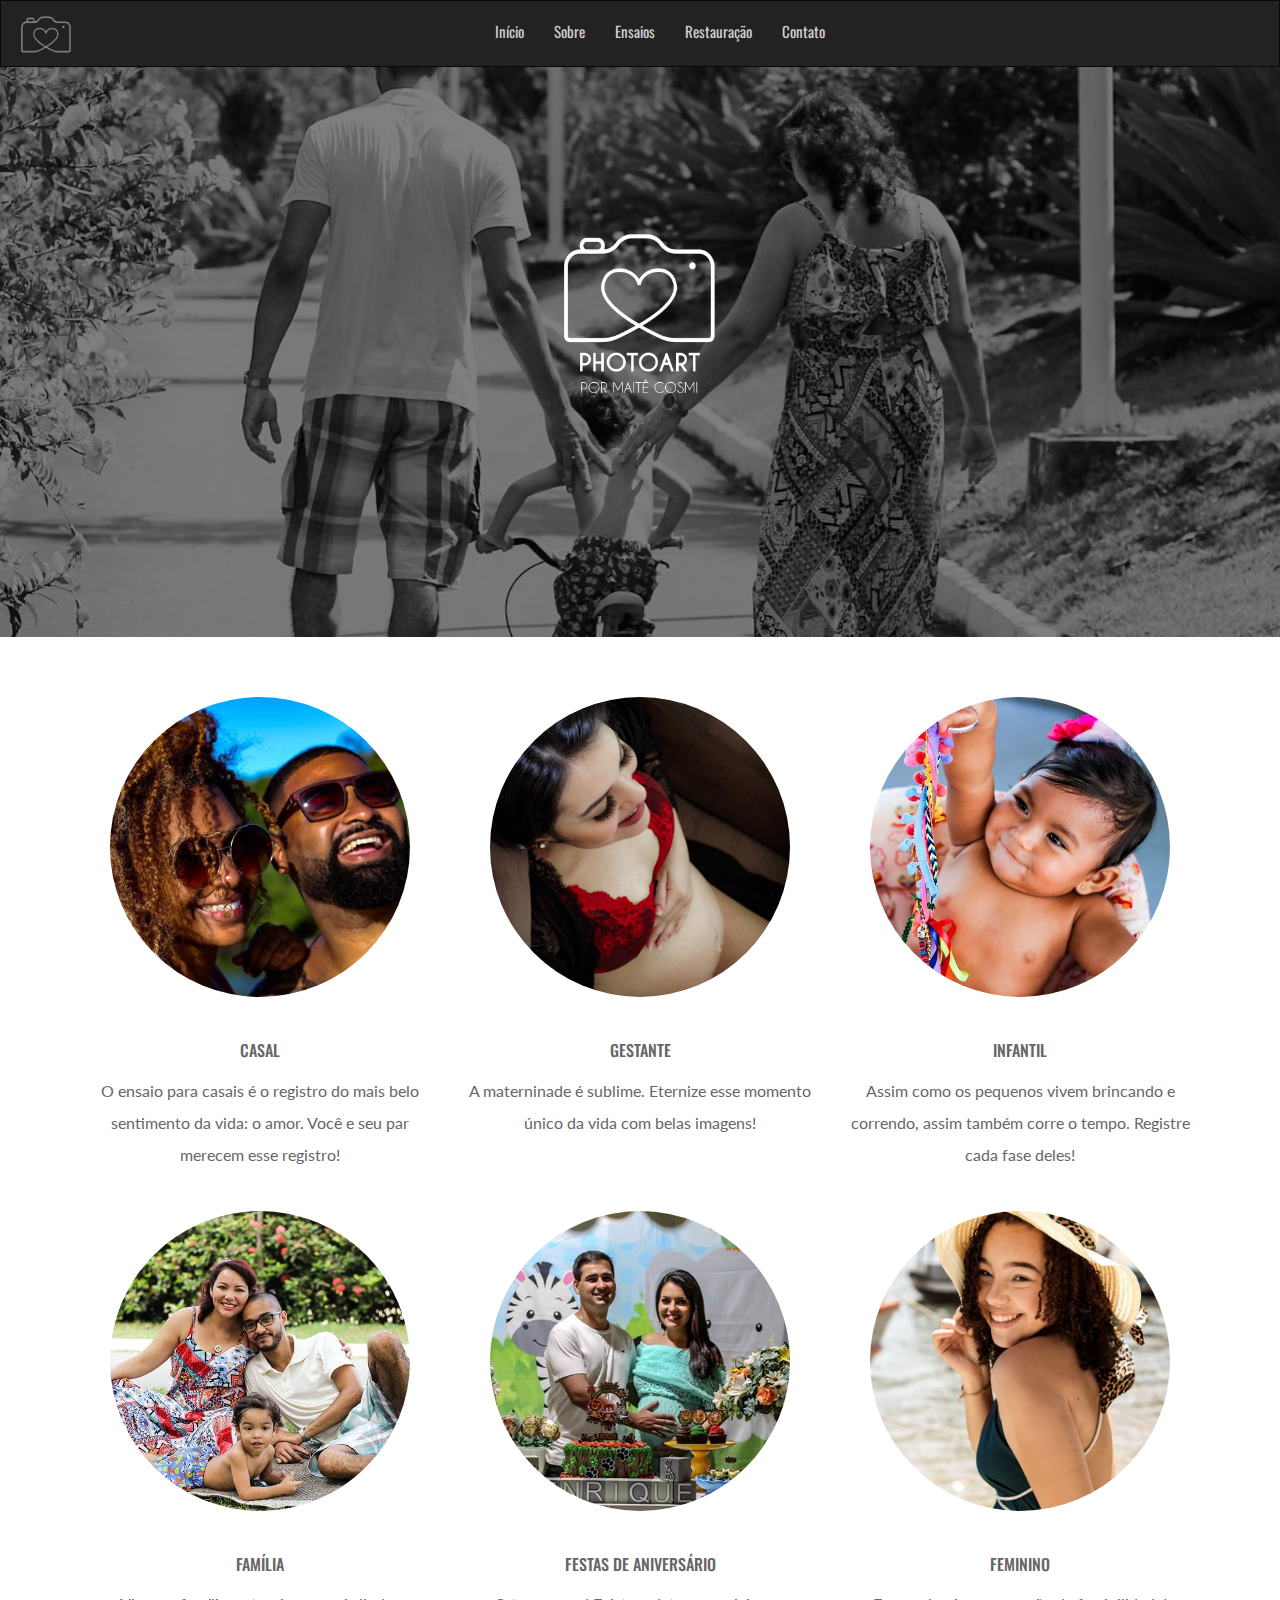
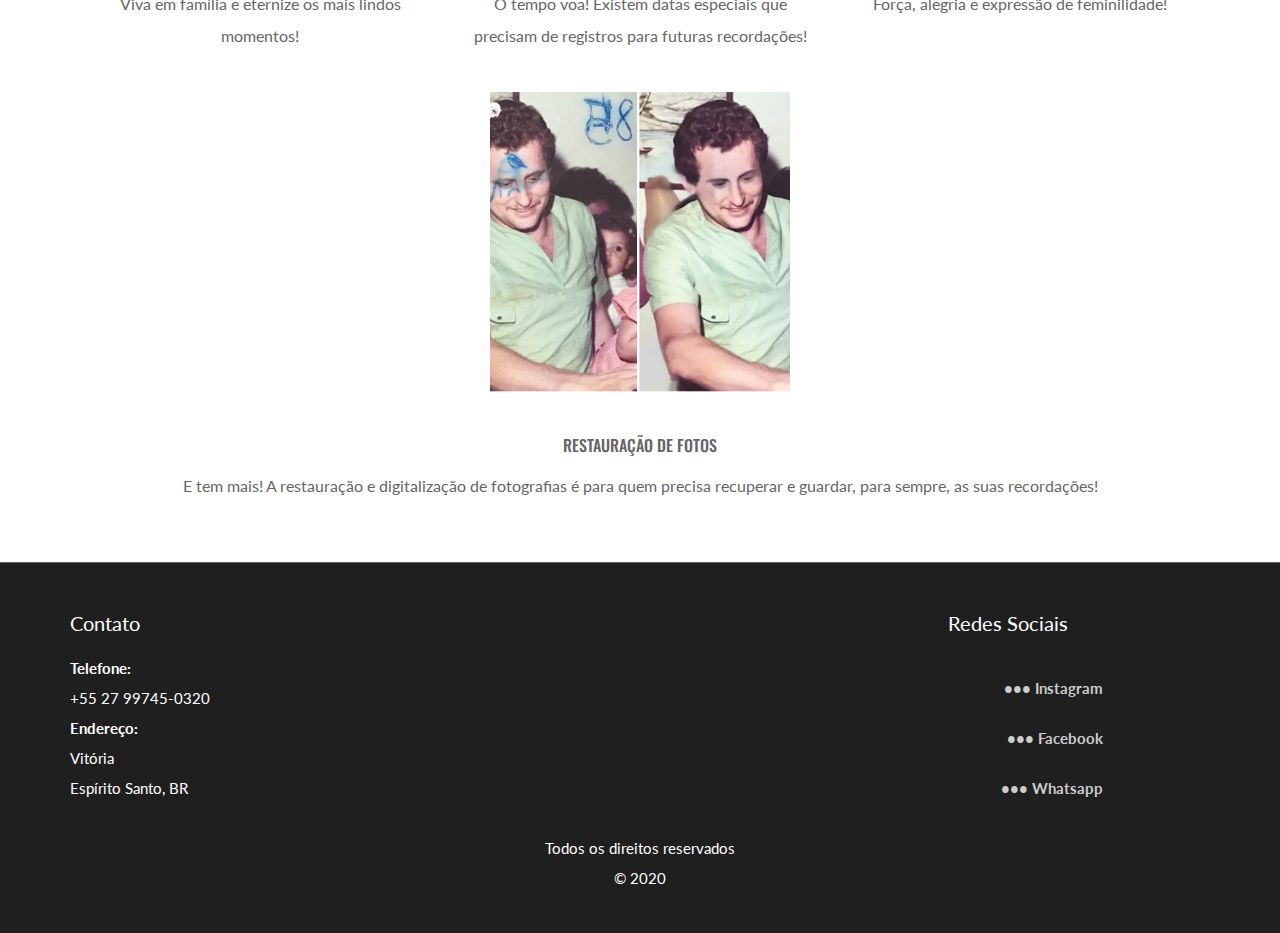
<file: index.html>
<!-- AO SENHOR TODA HONRA E TODA GLÓRIA. -->
<!DOCTYPE html>
<html lang="en">
  <head>
    <!-- Global site tag (gtag.js) - Google Analytics -->
    <script async src="https://www.googletagmanager.com/gtag/js?id=UA-162085811-1"></script>
    <script>
      window.dataLayer = window.dataLayer || [];
      function gtag(){dataLayer.push(arguments);}
      gtag('js', new Date());

      gtag('config', 'UA-162085811-1');
    </script>
    
    <title>PhotoArt864 | por Maitê Cosmi</title>
    <meta charset="utf-8">
    <meta name="viewport" content="width=device-width, initial-scale=1">
      <link rel="stylesheet" href="css/css-photoart/combined.min.css">
      <link rel="stylesheet" href="css/css-photoart/style-template.css">
      <meta name="description" content="PhotoArt864. Eternizando momentos.">
      <link rel="icon" type="image/png" href="files/imgs/logo2.png?w=32" sizes="32x32">
      <link rel="icon" type="image/png" href="files/imgs/logo2.png?w=16" sizes="16x16">
      <link href="https://fonts.googleapis.com/css?family=Lato|Oswald" rel="stylesheet">
      <link rel="stylesheet" href="css/css-photoart/default-skin.css"> 

      <link rel="stylesheet" href="css/css-util/icons.css">
      <script src="js/js-photoart/update.js"></script> 
    </head>
    <body>
    <header id="header">
      <nav class="navbar navbar-inverse">
        <div class="container-fluid p-5">
          <!-- Brand and toggle get grouped for better mobile display [responsible issue]-->
          <div class="navbar-header">
            <a href="/" class="navbar-brand">
              <img class="w-50" src="files/imgs/logo-sliced-bw.png">
            </a>
            <button type="button" class="navbar-toggle collapsed" data-toggle="collapse" data-target="#bs-example-navbar-collapse-1" aria-expanded="false">
              <span class="sr-only">Toggle navigation</span>
              <span class="icon-bar"></span>
              <span class="icon-bar"></span>
              <span class="icon-bar"></span>
            </button>
          </div>
          <!-- Collect the nav links, forms, and other content for toggling -->
          <div class="collapse navbar-collapse" id="bs-example-navbar-collapse-1">
            <ul class="nav navbar-nav">
                  <li><a href="/">Início</a></li>
                  <li><a href="/sobre.html">Sobre</a></li>
                  <li><a href="/ensaios.html">Ensaios</a></li>
                  <li><a href="/restauracao.html">Restauração</a></li>
                  <li><a href="/contato.html">Contato</a></li>
            </ul>
          </div><!-- /.navbar-collapse -->
        </div><!-- /.container-fluid -->
      </nav>
    </header>  <main id="main">
        <section id="hero" class="relative" style="background-image: url(files/imgs/imgmainwall.jpg);">
          <div class="absolute w-100p h-100p" style="background-color: #000; opacity: .5; z-index: 0;"></div>
          <div class="container text-center pt-150 relative" style="z-index: 1;">
            <img class="w-200" src="files/imgs/logo-bw3.png">
            <!-- <h2 class="font-50">
              PHOTOART864
            </h2>
            <h1 class="font-30">
              por Maitê Cosmi
            </h1> -->
          </div>
        </section>
        <section id="content" class="pt-40 pb-40 bg-fff">
          <!-- PROMO CODE -->

          <!-- Button trigger modal -->
          <!-- <button type="button" class="btn btn-primary" data-toggle="modal" data-target="#exampleModal">
            Launch demo modal
          </button> -->

          <!-- Modal -->
          <div class="modal fade" id="exampleModal" tabindex="-1" role="dialog" aria-labelledby="exampleModalLabel" aria-hidden="true" >
            <div class="modal-dialog">
              <div class="modal-content">
                <div class="modal-header">
                  <h2 class="modal-title" id="exampleModalLabel">Promoção - Mês dos Pais!</h2>
                  <button type="button" class="close" data-dismiss="modal" aria-label="Close">
                    <span aria-hidden="true">&times;</span>
                  </button>
                </div>
                <div class="modal-body">
                <img src="strg/promo/mes_dos_pais.jpeg" width="100%" alt="" srcset="">
                </div>
                <div class="modal-footer">
                  <button type="button" class="btn btn-secondary" data-dismiss="modal">Não, obrigado!</button>
                  <button type="button" class="btn btn-primary" onclick="contactWppPromo()">Quero!</button>
                </div>
              </div>
            </div>
          </div>


          <div class="container">
            <a href="ensaio-casal.html">
              <div class="col-sm-4 text-center" >
                <div class="mb-20 font-26"></div>
                <div class="mb-20">
                  <div class="w-300 h-300 img-circle center-block" style="background-image: url('files/imgs/prev-imgs/ensaio-casal.jpg?w=600'); background-size: cover; background-position: center;"></div>
                </div>
                <h3 class="font-16 pt-15">CASAL</h3>
                <div class="mb-20 font-16 casal-description">O ensaio para casais é o registro do mais belo sentimento da vida: o amor. Você e seu par merecem esse registro!</div>
              </div>
            </a>
            <a href="ensaio-gestante.html">
              <div class="col-sm-4 text-center" >
                <div class="mb-20 font-26"></div>
                <div class="mb-20">
                  <div class="w-300 h-300 img-circle center-block" style="background-image: url('files/imgs/prev-imgs/ensaio-gestante.jpg?w=600'); background-size: cover; background-position: center;"></div>
                </div>
                <h3 class="font-16 pt-15">GESTANTE</h3>
                <div class="mb-20 font-16 gestante-description">A materninade é sublime. Eternize esse momento único da vida com belas imagens!</div>
              </div>
            </a>
            <a href="ensaio-infantil.html">
              <div class="col-sm-4 text-center" >
                <div class="mb-20 font-26"></div>
                <div class="mb-20">
                  <div class="w-300 h-300 img-circle center-block" style="background-image: url('files/imgs/prev-imgs/ensaio-infantil.jpg?w=600'); background-size: cover; background-position: center;"></div>
                </div>
                <h3 class="font-16 pt-15">INFANTIL</h3>
                <div class="mb-20 font-16 infantil-description">Assim como os pequenos vivem brincando e correndo, assim também corre o tempo. Registre cada fase deles!</div>
              </div>
            </a>
            <a href="ensaio-familia.html">
              <div class="col-sm-4 text-center">
                <div class="mb-20 font-26"></div>
                <div class="mb-20">
                  <div class="w-300 h-300 img-circle center-block" style="background-image: url('files/imgs/prev-imgs/ensaio-familia.jpg?w=600'); background-size: cover; background-position: center;"></div>
                </div>
                <h3 class="font-16 pt-15">FAMÍLIA</h3>
                <div class="mb-20 font-16 familia-description">Viva em família e eternize os mais lindos momentos!</div>
              </div>
            </a>
            <a href="festas-aniversario.html">
              <div class="col-sm-4 text-center">
                <div class="mb-20 font-26"></div>
                <div class="mb-20">
                  <div class="w-300 h-300 img-circle center-block" style="background-image: url('files/imgs/prev-imgs/ensaio-eventos.jpg?w=600'); background-size: cover; background-position: center;"></div>
                </div>
                <h3 class="font-16 pt-15">FESTAS DE ANIVERSÁRIO</h3>
                <div class="mb-20 font-16 festas-aniversario-description">O tempo voa! E existem datas especiais que precisam de registros para futuras recordações!</div>
              </div>
            </a>
            <a href="ensaio-feminino.html">
              <div class="col-sm-4 text-center">
                <div class="mb-20 font-26"></div>
                <div class="mb-20">
                  <div class="w-300 h-300 img-circle center-block" style="background-image: url('files/imgs/prev-imgs/ensaio-feminino.jpg?w=600'); background-size: cover; background-position: center;"></div>
                </div>
                <h3 class="font-16 pt-15">FEMININO</h3>
                <div class="mb-20 font-16 feminino-description">Força, alegria e expressão de feminilidade!</div>
              </div>
            </a>
            <a href="restauracao.html">
              <div class="col-sm-12 text-center">
                <div class="mb-20 font-26"></div>
                <div class="mb-20">
                  <div class="w-300 h-300 center-block" style="background-image: url('files/imgs/prev-imgs/restauracao.png?w=600'); background-size: cover; background-position: center;"></div>
                </div>
                <h3 class="font-16 pt-15">RESTAURAÇÃO DE FOTOS</h3>
                <div class="mb-20 font-16">E tem mais! A restauração e digitalização de fotografias é para quem precisa recuperar e guardar, para sempre, as suas recordações!</div>
              </div>
            </a>
          </div>
          <div class="clearfix"></div>
        </section>
      </main>
    <div class="clearfix"></div>
    <footer id="footer" class="footer">
      <div class="container mt-20 pb-20 pt-20">
        <div class="row">
          <div class="col-sm-9">
            <div class="font-20 mb-10">Contato</div>
              <b>Telefone:</b><br>
              +55 27 99745-0320<br>
            <!-- <b>Email:</b><br>
            <a href="mailto:photographer-pro@untitled.tld ">photographer-pro@untitled.tld </a>
            <br> -->
            <b>Endereço:</b><br>
            <p>Vitória<br>Espírito Santo, BR</p>
          </div>
          <div class="col-sm-2">
            <div class="font-20 mb-20">Redes Sociais</div>
            <div class="mb-20">
              <ul class="pl-0" style="list-style-type: none">
                <li><a href="https://www.instagram.com/photoart864/" class="li-vertical-align" target="_blank"><i class="icon-instagram"></i><b>••• Instagram</b></li></a>
                <li><a href="https://www.facebook.com/photoart864-102291388003335/" class="li-vertical-align" target="_blank"><i class="icon-facebook"></i><b>••• Facebook</b></li></a>
                <li><a href="https://api.whatsapp.com/send?phone=5527997450320&text=Ol%C3%A1%2C%20gostaria%20de%20solicitar%20um%20or%C3%A7amento." class="li-vertical-align" target="_blank"><i class="icon-whatsapp"></i><b>••• Whatsapp</b></li></a>
               </ul>
            </div>
          </div>
        </div>
          <div class="mb-20 last-element">
            Todos os direitos reservados<br> © 2020 
          </div>
      </div>

        <script src="js/js-photoart/combined.min.js"></script>
    </footer>
    </body>
    <script>
      update();
    </script>
</html>
</file>
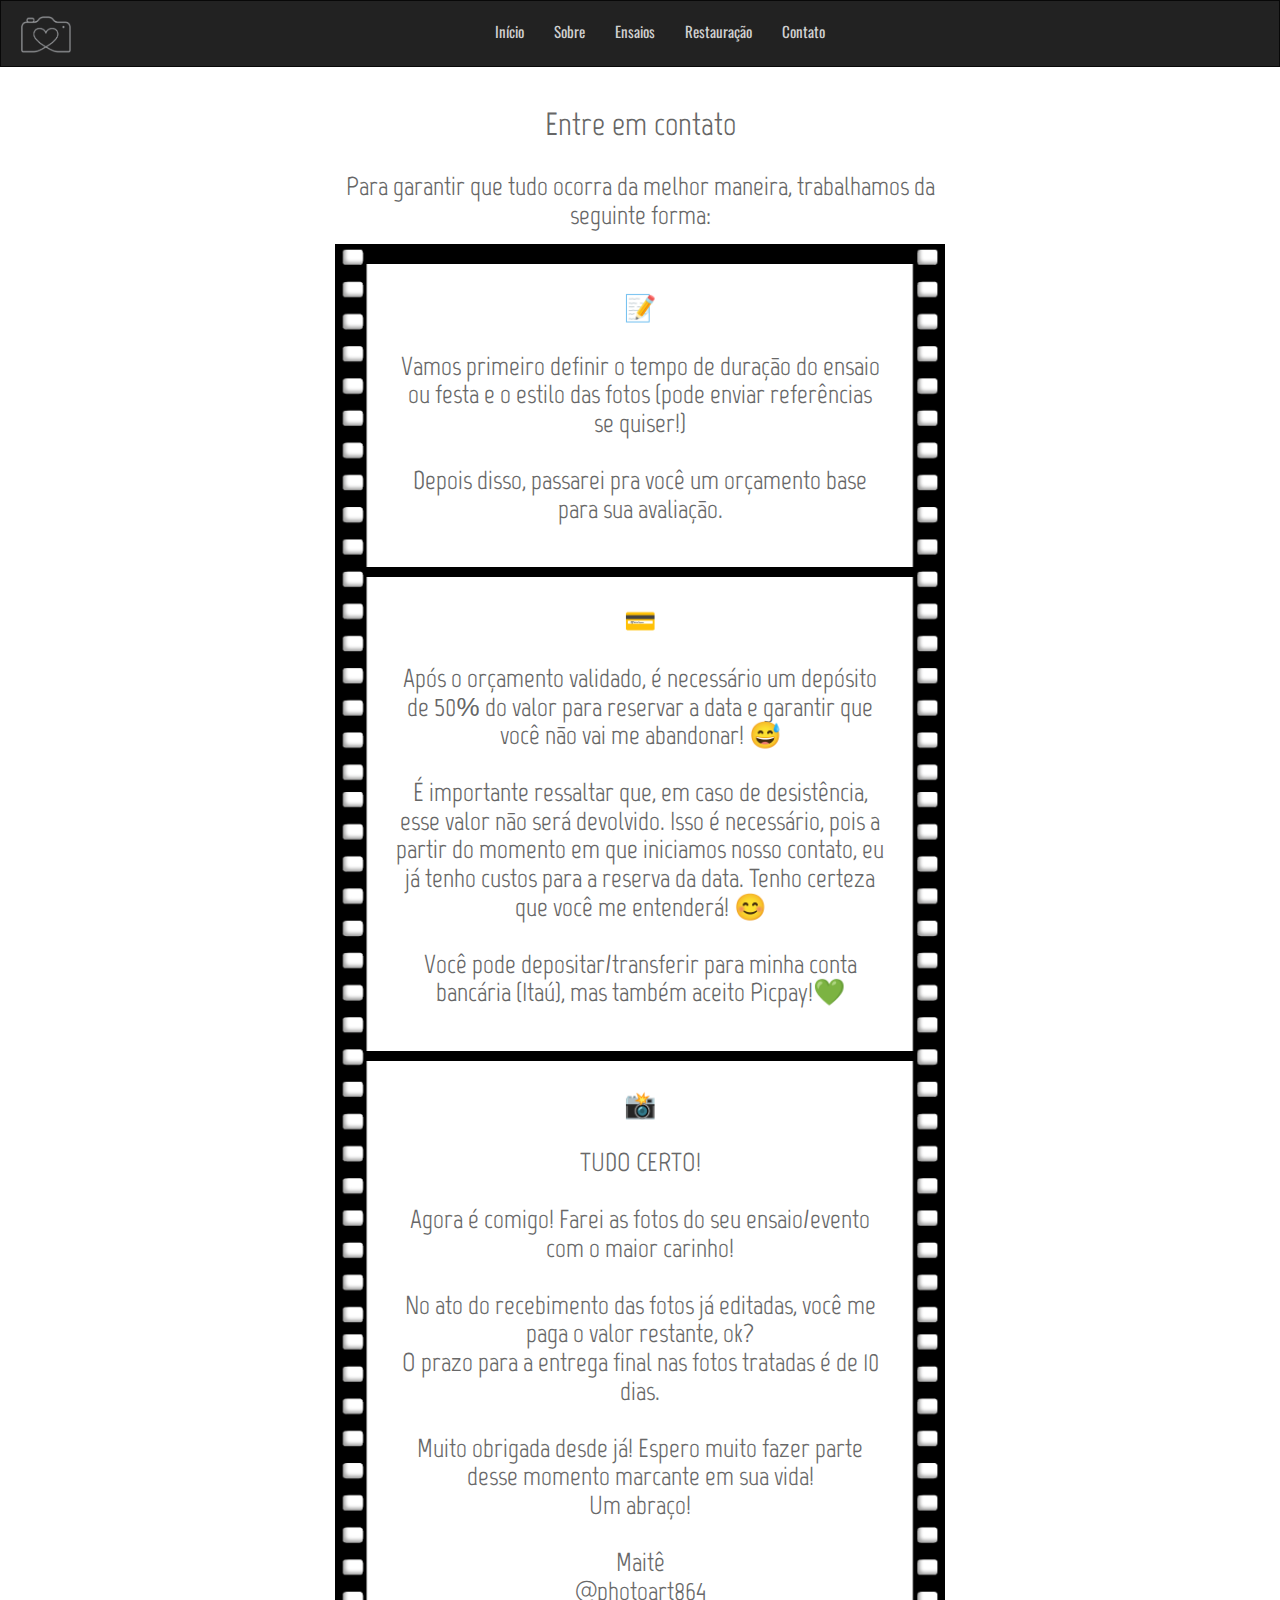
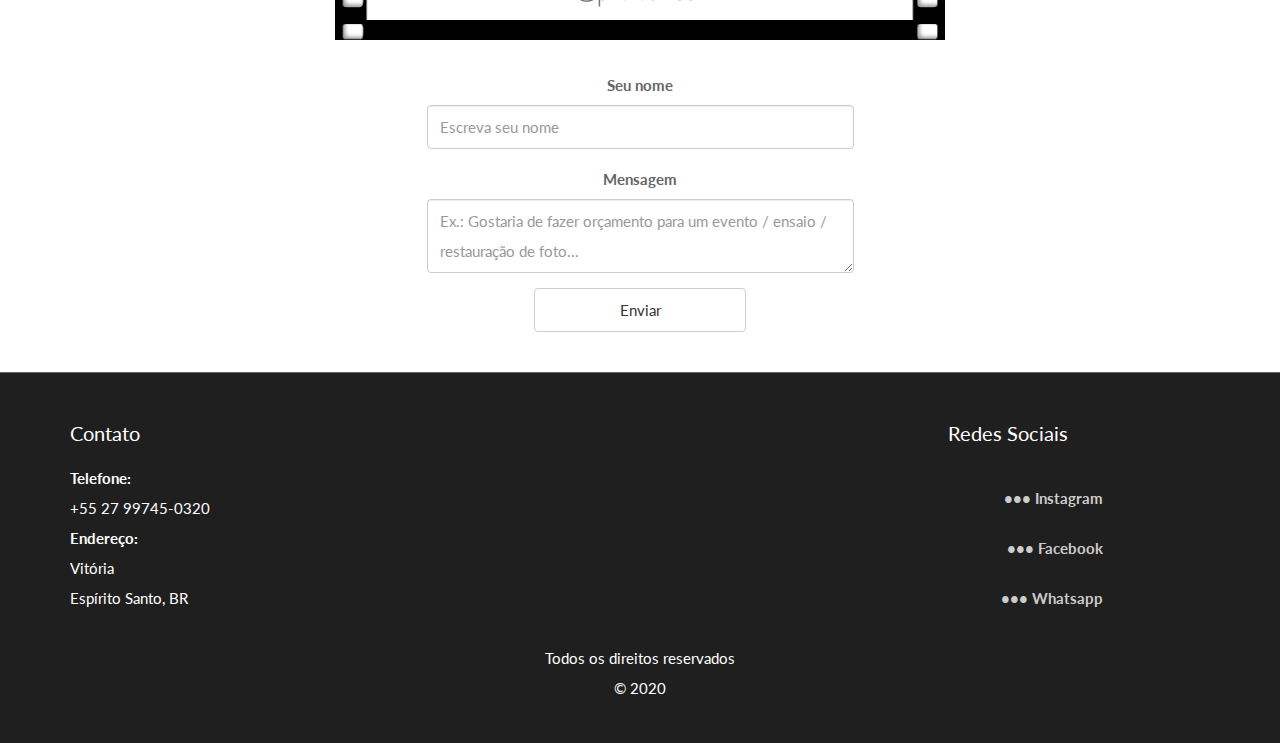
<file: contato.html>
<!-- AO SENHOR TODA HONRA E TODA GLÓRIA. -->
<!DOCTYPE html>
<html lang="en">
  <head>
    <!-- Global site tag (gtag.js) - Google Analytics -->
    <script async src="https://www.googletagmanager.com/gtag/js?id=UA-162085811-1"></script>
    <script>
        window.dataLayer = window.dataLayer || [];
        function gtag(){dataLayer.push(arguments);}
        gtag('js', new Date());

        gtag('config', 'UA-162085811-1');
    </script>
    <title>PhotoArt864 | por Maitê Cosmi</title>
    <meta charset="utf-8">
    <meta name="viewport" content="width=device-width, initial-scale=1">
      <link href="https://fonts.googleapis.com/css?family=Mali|Marvel&display=swap" rel="stylesheet">
      <link href="https://fonts.googleapis.com/css?family=Lato|Oswald" rel="stylesheet">
      <link rel="stylesheet" href="css/css-photoart/combined.min.css">
      <link rel="stylesheet" href="css/css-photoart/style-template.css">
      <meta name="description" content="PhotoArt864. Eternizando momentos.">
      <link rel="icon" type="image/png" href="files/imgs/logo2.png?w=32" sizes="32x32">
      <link rel="icon" type="image/png" href="files/imgs/logo2.png?w=16" sizes="16x16">
      <link rel="stylesheet" href="css/css-photoart/fonts.css"> 

      <link rel="stylesheet" href="css/css-util/icons.css">
      <script src="js/js-photoart/update.js"></script> 
      <script src="js/formWpp.js"></script> 
    </head>
    <body>
    <header id="header">
      <nav class="navbar navbar-inverse">
        <div class="container-fluid p-5">
          <!-- Brand and toggle get grouped for better mobile display [responsible issue]-->
          <div class="navbar-header">
            <a href="/" class="navbar-brand">
              <img class="w-50" src="files/imgs/logo-sliced-bw.png">
            </a>
            <button type="button" class="navbar-toggle collapsed" data-toggle="collapse" data-target="#bs-example-navbar-collapse-1" aria-expanded="false">
              <span class="sr-only">Toggle navigation</span>
              <span class="icon-bar"></span>
              <span class="icon-bar"></span>
              <span class="icon-bar"></span>
            </button>
          </div>
          <!-- Collect the nav links, forms, and other content for toggling -->
          <div class="collapse navbar-collapse" id="bs-example-navbar-collapse-1">
            <ul class="nav navbar-nav">
              <li><a href="/">Início</a></li>
              <li><a href="/sobre.html">Sobre</a></li>
              <li><a href="/ensaios.html">Ensaios</a></li>
              <li><a href="/restauracao.html">Restauração</a></li>
              <li><a href="/contato.html">Contato</a></li>
            </ul>
          </div><!-- /.navbar-collapse -->
        </div><!-- /.container-fluid -->
      </nav>
    </header>  <main id="main">

        <section id="content" class="pt-10 pb-40 bg-fff">
          <div class="container contato-container">
            <div class="central-msg">
              <h2>Entre em contato</h2>
              <h3>Para garantir que tudo ocorra da melhor maneira, trabalhamos da seguinte forma: </h3>
              <div class="msg-box">
                <div class="divider"></div>
                <div class="text-msg-box text-msg-box1" style="opacity: 100;">
                  <h3>📝 <br><br>
                    Vamos primeiro definir o tempo de duração do ensaio ou festa e o estilo das fotos (pode enviar referências se quiser!)<br><br>
                    Depois disso, passarei pra você um orçamento base para sua avaliação. <br><br>

                  </h3>
                </div>
                <div class="divider-small"></div>
                <div class="text-msg-box text-msg-box2" style="opacity: 100;">
                  <h3>
                    💳 <br><br>
                    Após o orçamento validado, é necessário um depósito de 50% do valor para reservar a data e garantir que você não vai me abandonar! 😅 <br><br>
                    É importante ressaltar que, em caso de desistência, esse valor não será devolvido. Isso é necessário, pois a partir do momento em que iniciamos nosso contato, eu já tenho custos para a reserva da data. Tenho certeza que você me entenderá! 😊 <br><br>
                    Você pode depositar/transferir para minha conta bancária (Itaú), mas também aceito Picpay!💚<br><br>

                  </h3>
                </div>
                <div class="divider-small"></div>
                <div class="text-msg-box text-msg-box3" style="opacity: 100;">
                  <h3>
                    📸<br><br>
                    TUDO CERTO!  <br><br>
                    Agora é comigo! Farei as fotos do seu ensaio/evento com o maior carinho! <br><br>

                    No ato do recebimento das fotos já editadas, você me paga o valor restante, ok? <br>
                    O prazo para a entrega final nas fotos tratadas é de 10 dias. <br><br>

                    Muito obrigada desde já! Espero muito fazer parte desse momento marcante em sua vida! <br>
                    Um abraço! <br><br>

                    Maitê<br>
                    @photoart864
                  </h3>
                </div>
                <div class="divider"></div>
              </div><br>
              <!-- Form Whatsapp (needed: formWpp.js)-->
              <div class="box-contact">
                <form class="form-contact">
                  <div class="form-group">
                    <label>Seu nome</label>
                    <input class="form-control form-name" type="text" name="from"  placeholder="Escreva seu nome">
                  </div>
                  <div class="form-group">
                    <label>Mensagem</label>
                    <textarea class="form-control form-msg" name="message" placeholder="Ex.: Gostaria de fazer orçamento para um evento / ensaio / restauração de foto..."></textarea>
                  </div>
                  <input type="text" class="btn btn-default" name="submit" value="Enviar" onclick="contactWpp()">
                </form>
              </div>
              <!-- End Whatsapp -->
            </div>
          </div>
          <div class="clearfix"></div>
        </section>
      </main>
    <div class="clearfix"></div>
    <footer id="footer" class="footer">
      <div class="container mt-20 pb-20 pt-20">
        <div class="row">
          <div class="col-sm-9">
            <div class="font-20 mb-10">Contato</div>
              <b>Telefone:</b><br>
              +55 27 99745-0320<br>
            <b>Endereço:</b><br>
            <p>Vitória<br>Espírito Santo, BR</p>
          </div>
          <div class="col-sm-2">
            <div class="font-20 mb-20">Redes Sociais</div>
            <div class="mb-20">
              <ul class="pl-0" style="list-style-type: none">
                <li><a href="https://www.instagram.com/photoart864/" class="li-vertical-align" target="_blank"><i class="icon-instagram"></i><b>••• Instagram</b></li></a>
                <li><a href="https://www.facebook.com/photoart864-102291388003335/" class="li-vertical-align" target="_blank"><i class="icon-facebook"></i><b>••• Facebook</b></li></a>
                <li><a href="https://api.whatsapp.com/send?phone=5527997450320&text=Ol%C3%A1%2C%20gostaria%20de%20solicitar%20um%20or%C3%A7amento." class="li-vertical-align" target="_blank"><i class="icon-whatsapp"></i><b>••• Whatsapp</b></li></a>
               </ul>
            </div>
          </div>
        </div>
          <div class="mb-20 last-element">
            Todos os direitos reservados<br> © 2020 
          </div>
      </div>
        <script src="js/js-photoart/combined.min.js"></script>
    </footer>
    </body>
    <script>
      updateContato();
    </script> 
</html>
</file>
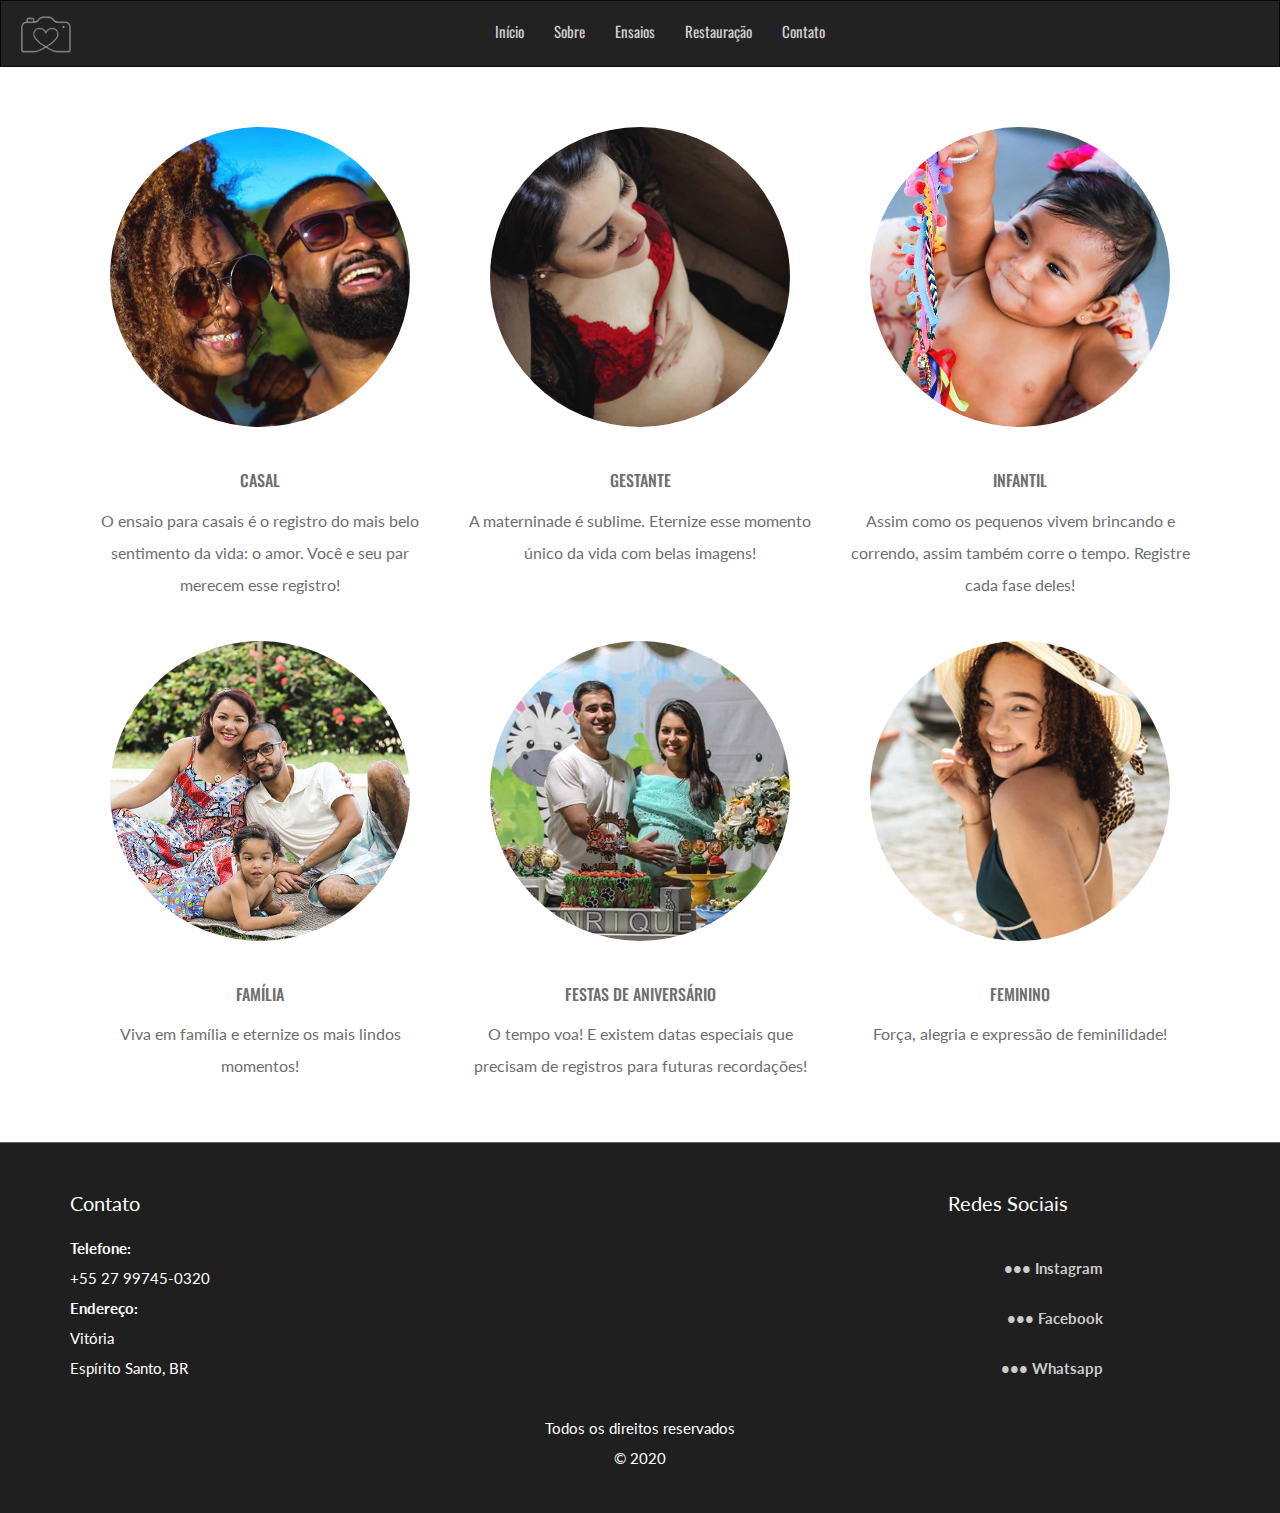
<file: ensaios.html>
<!-- AO SENHOR TODA HONRA E TODA GLÓRIA. -->
<!DOCTYPE html>
<html lang="en">
  <head>
    <!-- Global site tag (gtag.js) - Google Analytics -->
    <script async src="https://www.googletagmanager.com/gtag/js?id=UA-162085811-1"></script>
    <script>
        window.dataLayer = window.dataLayer || [];
        function gtag(){dataLayer.push(arguments);}
        gtag('js', new Date());

        gtag('config', 'UA-162085811-1');
    </script>
    <title>PhotoArt864 | por Maitê Cosmi</title>
    <meta charset="utf-8">
    <meta name="viewport" content="width=device-width, initial-scale=1">
      <link rel="stylesheet" href="css/css-photoart/combined.min.css">
      <link rel="stylesheet" href="css/css-photoart/style-template.css">
      <meta name="description" content="PhotoArt864. Eternizando momentos.">
      <link rel="icon" type="image/png" href="files/imgs/logo2.png?w=32" sizes="32x32">
      <link rel="icon" type="image/png" href="files/imgs/logo2.png?w=16" sizes="16x16">
      <link href="https://fonts.googleapis.com/css?family=Lato|Oswald" rel="stylesheet">
      <link rel="stylesheet" href="css/css-photoart/default-skin.css"> 

      <link rel="stylesheet" href="css/css-util/icons.css">
      <script src="js/js-photoart/update.js"></script> 
    </head>
    <body>
    <header id="header">
      <nav class="navbar navbar-inverse">
        <div class="container-fluid p-5">
          <!-- Brand and toggle get grouped for better mobile display [responsible issue]-->
          <div class="navbar-header">
            <a href="/" class="navbar-brand">
              <img class="w-50" src="files/imgs/logo-sliced-bw.png">
            </a>
            <button type="button" class="navbar-toggle collapsed" data-toggle="collapse" data-target="#bs-example-navbar-collapse-1" aria-expanded="false">
              <span class="sr-only">Toggle navigation</span>
              <span class="icon-bar"></span>
              <span class="icon-bar"></span>
              <span class="icon-bar"></span>
            </button>
          </div>
          <!-- Collect the nav links, forms, and other content for toggling -->
          <div class="collapse navbar-collapse" id="bs-example-navbar-collapse-1">
            <ul class="nav navbar-nav">
              <li><a href="/">Início</a></li>
              <li><a href="/sobre.html">Sobre</a></li>
              <li><a href="/ensaios.html">Ensaios</a></li>
              <li><a href="/restauracao.html">Restauração</a></li>
              <li><a href="/contato.html">Contato</a></li>
            </ul>
          </div><!-- /.navbar-collapse -->
        </div><!-- /.container-fluid -->
      </nav>
    </header>  <main id="main">

        <section id="content" class="pt-40 pb-40 bg-fff" style="opacity: 100;">
          <div class="container">
            <a href="ensaio-casal.html">
              <div class="col-sm-4 text-center" >
                <div class="mb-20 font-26"></div>
                <div class="mb-20">
                  <div class="w-300 h-300 img-circle center-block" style="background-image: url('files/imgs/prev-imgs/ensaio-casal.jpg?w=600'); background-size: cover; background-position: center;"></div>
                </div>
                <h3 class="font-16 pt-15">CASAL</h3>
                <div class="mb-20 font-16 casal-description">O ensaio para casais é o registro do mais belo sentimento da vida: o amor. Você e seu par merecem esse registro!</div>
              </div>
            </a>
            <a href="ensaio-gestante.html">
              <div class="col-sm-4 text-center" >
                <div class="mb-20 font-26"></div>
                <div class="mb-20">
                  <div class="w-300 h-300 img-circle center-block" style="background-image: url('files/imgs/prev-imgs/ensaio-gestante.jpg?w=600'); background-size: cover; background-position: center;"></div>
                </div>
                <h3 class="font-16 pt-15">GESTANTE</h3>
                <div class="mb-20 font-16 gestante-description">A materninade é sublime. Eternize esse momento único da vida com belas imagens!</div>
              </div>
            </a>
            <a href="ensaio-infantil.html">
              <div class="col-sm-4 text-center" >
                <div class="mb-20 font-26"></div>
                <div class="mb-20">
                  <div class="w-300 h-300 img-circle center-block" style="background-image: url('files/imgs/prev-imgs/ensaio-infantil.jpg?w=600'); background-size: cover; background-position: center;"></div>
                </div>
                <h3 class="font-16 pt-15">INFANTIL</h3>
                <div class="mb-20 font-16 infantil-description">Assim como os pequenos vivem brincando e correndo, assim também corre o tempo. Registre cada fase deles!</div>
              </div>
            </a>
            <a href="ensaio-familia.html">
              <div class="col-sm-4 text-center">
                <div class="mb-20 font-26"></div>
                <div class="mb-20">
                  <div class="w-300 h-300 img-circle center-block" style="background-image: url('files/imgs/prev-imgs/ensaio-familia.jpg?w=600'); background-size: cover; background-position: center;"></div>
                </div>
                <h3 class="font-16 pt-15">FAMÍLIA</h3>
                <div class="mb-20 font-16 familia-description">Viva em família e eternize os mais lindos momentos!</div>
              </div>
            </a>
            <a href="festas-aniversario.html">
              <div class="col-sm-4 text-center">
                <div class="mb-20 font-26"></div>
                <div class="mb-20">
                  <div class="w-300 h-300 img-circle center-block" style="background-image: url('files/imgs/prev-imgs/ensaio-eventos.jpg?w=600'); background-size: cover; background-position: center;"></div>
                </div>
                <h3 class="font-16 pt-15">FESTAS DE ANIVERSÁRIO</h3>
                <div class="mb-20 font-16 festas-aniversario-description">O tempo voa! E existem datas especiais que precisam de registros para futuras recordações!</div>
              </div>
            </a>
            <a href="ensaio-feminino.html">
              <div class="col-sm-4 text-center">
                <div class="mb-20 font-26"></div>
                <div class="mb-20">
                  <div class="w-300 h-300 img-circle center-block" style="background-image: url('files/imgs/prev-imgs/ensaio-feminino.jpg?w=600'); background-size: cover; background-position: center;"></div>
                </div>
                <h3 class="font-16 pt-15">FEMININO</h3>
                <div class="mb-20 font-16 feminino-description">Força, alegria e expressão de feminilidade!</div>
              </div>
            </a>
          </div>
          <div class="clearfix"></div>
        </section>
      </main>
    <div class="clearfix"></div>
    <footer id="footer" class="footer">
      <div class="container mt-20 pb-20 pt-20">
        <div class="row">
          <div class="col-sm-9">
            <div class="font-20 mb-10">Contato</div>
              <b>Telefone:</b><br>
              +55 27 99745-0320<br>
            <!-- <b>Email:</b><br>
            <a href="mailto:photographer-pro@untitled.tld ">photographer-pro@untitled.tld </a>
            <br> -->
            <b>Endereço:</b><br>
            <p>Vitória<br>Espírito Santo, BR</p>
          </div>
          <div class="col-sm-2">
            <div class="font-20 mb-20">Redes Sociais</div>
            <div class="mb-20">
              <ul class="pl-0" style="list-style-type: none">
                <li><a href="https://www.instagram.com/photoart864/" class="li-vertical-align" target="_blank"><i class="icon-instagram"></i><b>••• Instagram</b></li></a>
                <li><a href="https://www.facebook.com/photoart864-102291388003335/" class="li-vertical-align" target="_blank"><i class="icon-facebook"></i><b>••• Facebook</b></li></a>
                <li><a href="https://api.whatsapp.com/send?phone=5527997450320&text=Ol%C3%A1%2C%20gostaria%20de%20solicitar%20um%20or%C3%A7amento." class="li-vertical-align" target="_blank"><i class="icon-whatsapp"></i><b>••• Whatsapp</b></li></a>
               </ul>
            </div>
          </div>
        </div>
          <div class="mb-20 last-element">
            Todos os direitos reservados<br> © 2020 
          </div>
      </div>

        <script src="js/js-photoart/combined.min.js"></script>
    </footer>
    </body>
    <script>
      updateEnsaios();
    </script>
</html>
</file>
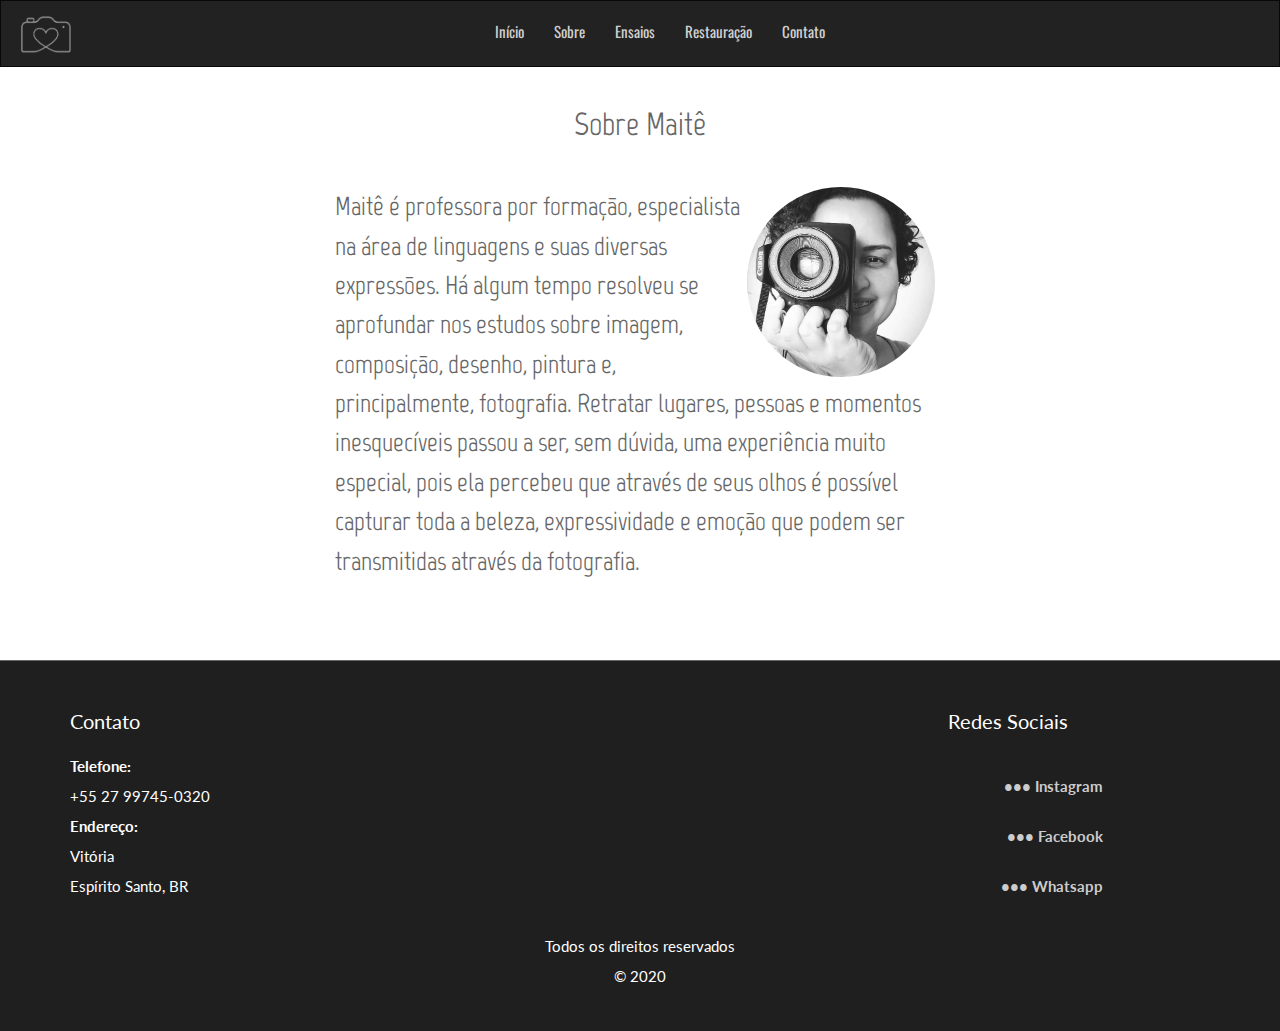
<file: sobre.html>
<!-- AO SENHOR TODA HONRA E TODA GLÓRIA. -->
<!DOCTYPE html>
<html lang="en">
  <head>
    <!-- Global site tag (gtag.js) - Google Analytics -->
    <script async src="https://www.googletagmanager.com/gtag/js?id=UA-162085811-1"></script>
    <script>
      window.dataLayer = window.dataLayer || [];
      function gtag(){dataLayer.push(arguments);}
      gtag('js', new Date());

      gtag('config', 'UA-162085811-1');
    </script>
    <title>PhotoArt864 | por Maitê Cosmi</title>
    <meta charset="utf-8">
    <meta name="viewport" content="width=device-width, initial-scale=1">
      <link href="https://fonts.googleapis.com/css?family=Marvel&display=swap" rel="stylesheet">
      <link rel="stylesheet" href="css/css-photoart/combined.min.css">
      <link rel="stylesheet" href="css/css-photoart/style-template.css">
      <meta name="description" content="PhotoArt864. Eternizando momentos.">
      <link rel="icon" type="image/png" href="files/imgs/logo2.png?w=32" sizes="32x32">
      <link rel="icon" type="image/png" href="files/imgs/logo2.png?w=16" sizes="16x16">
      <link href="https://fonts.googleapis.com/css?family=Lato|Oswald" rel="stylesheet">
      <link rel="stylesheet" href="css/css-photoart/fonts.css"> 

      <link rel="stylesheet" href="css/css-util/icons.css">
    </head>
    <body>
    <header id="header">
      <nav class="navbar navbar-inverse">
        <div class="container-fluid p-5">
          <!-- Brand and toggle get grouped for better mobile display [responsible issue]-->
          <div class="navbar-header">
            <a href="/" class="navbar-brand">
              <img class="w-50" src="files/imgs/logo-sliced-bw.png">
            </a>
            <button type="button" class="navbar-toggle collapsed" data-toggle="collapse" data-target="#bs-example-navbar-collapse-1" aria-expanded="false">
              <span class="sr-only">Toggle navigation</span>
              <span class="icon-bar"></span>
              <span class="icon-bar"></span>
              <span class="icon-bar"></span>
            </button>
          </div>
          <!-- Collect the nav links, forms, and other content for toggling -->
          <div class="collapse navbar-collapse" id="bs-example-navbar-collapse-1">
            <ul class="nav navbar-nav">
              <li><a href="/">Início</a></li>
              <li><a href="/sobre.html">Sobre</a></li>
              <li><a href="/ensaios.html">Ensaios</a></li>
              <li><a href="/restauracao.html">Restauração</a></li>
              <li><a href="/contato.html">Contato</a></li>
            </ul>
          </div><!-- /.navbar-collapse -->
        </div><!-- /.container-fluid -->
      </nav>
    </header>  <main id="main">

        <section id="content" class="pt-10 pb-40 bg-fff">
          <div class="container sobre-container">
            <div class="central-msg">
              <h2>Sobre Maitê</h2><br>
              <div class="foto-text-sobre">
                <img src="files/imgs/about_pic.jpeg" style="opacity: 100;" class="align-right img-circle about-pic" alt="Maitê ♥" height="190" >
                    Maitê é professora por formação, especialista na área de linguagens e suas diversas expressões.
                    Há algum tempo resolveu se aprofundar nos estudos sobre imagem, composição, desenho, pintura e, principalmente, fotografia. 
      Retratar lugares, pessoas e momentos inesquecíveis passou a ser, sem dúvida, uma experiência muito especial, pois ela percebeu que através de seus olhos é possível capturar toda a beleza, expressividade e emoção que podem ser transmitidas através da fotografia. <br><br>
              </div>
            </div>
          </div>
          <div class="clearfix"></div>
        </section>
      </main>
    <div class="clearfix"></div>
    <footer id="footer" class="footer">
      <div class="container mt-20 pb-20 pt-20">
        <div class="row">
          <div class="col-sm-9">
            <div class="font-20 mb-10">Contato</div>
              <b>Telefone:</b><br>
              +55 27 99745-0320<br>
            <b>Endereço:</b><br>
            <p>Vitória<br>Espírito Santo, BR</p>
          </div>
          <div class="col-sm-2">
            <div class="font-20 mb-20">Redes Sociais</div>
            <div class="mb-20">
              <ul class="pl-0" style="list-style-type: none">
                <li><a href="https://www.instagram.com/photoart864/" class="li-vertical-align" target="_blank"><i class="icon-instagram"></i><b>••• Instagram</b></li></a>
                <li><a href="https://www.facebook.com/photoart864-102291388003335/" class="li-vertical-align" target="_blank"><i class="icon-facebook"></i><b>••• Facebook</b></li></a>
                <li><a href="https://api.whatsapp.com/send?phone=5527997450320&text=Ol%C3%A1%2C%20gostaria%20de%20solicitar%20um%20or%C3%A7amento." class="li-vertical-align" target="_blank"><i class="icon-whatsapp"></i><b>••• Whatsapp</b></li></a>
               </ul>
            </div>
          </div>
        </div>
          <div class="mb-20 last-element">
            Todos os direitos reservados<br> © 2020 
          </div>
      </div>
        <script src="js/js-photoart/combined.min.js"></script>
        <script src="js/js-photoart/update.js"></script> 
    </footer>
    </body>
    <script>
      updateSobre();
    </script> 
</html>
</file>
<file: css/css-photoart/default-skin.css>
/*! PhotoSwipe Default UI CSS by Dmitry Semenov | photoswipe.com | MIT license */
/*

	Contents:

	1. Buttons
	2. Share modal and links
	3. Index indicator ("1 of X" counter)
	4. Caption
	5. Loading indicator
	6. Additional styles (root element, top bar, idle state, hidden state, etc.)

*/
/*
	
	1. Buttons

 */
/* <button> css reset */
.pswp__button {
  width: 44px;
  height: 44px;
  position: relative;
  background: none;
  cursor: pointer;
  overflow: visible;
  -webkit-appearance: none;
  display: block;
  border: 0;
  padding: 0;
  margin: 0;
  float: right;
  opacity: 0.75;
  -webkit-transition: opacity 0.2s;
          transition: opacity 0.2s;
  -webkit-box-shadow: none;
          box-shadow: none; }
  .pswp__button:focus,
  .pswp__button:hover {
    opacity: 1; }
  .pswp__button:active {
    outline: none;
    opacity: 0.9; }
  .pswp__button::-moz-focus-inner {
    padding: 0;
    border: 0; }

/* pswp__ui--over-close class it added when mouse is over element that should close gallery */
.pswp__ui--over-close .pswp__button--close {
  opacity: 1; }

.pswp__button,
.pswp__button--arrow--left:before,
.pswp__button--arrow--right:before {
  background: url(default-skin.png) 0 0 no-repeat;
  background-size: 264px 88px;
  width: 44px;
  height: 44px; }

@media (-webkit-min-device-pixel-ratio: 1.1), (-webkit-min-device-pixel-ratio: 1.09375), (min-resolution: 105dpi), (min-resolution: 1.1dppx) {
  /* Serve SVG sprite if browser supports SVG and resolution is more than 105dpi */
  .pswp--svg .pswp__button,
  .pswp--svg .pswp__button--arrow--left:before,
  .pswp--svg .pswp__button--arrow--right:before {
    background-image: url(default-skin.svg); }
  .pswp--svg .pswp__button--arrow--left,
  .pswp--svg .pswp__button--arrow--right {
    background: none; } }

.pswp__button--close {
  background-position: 0 -44px; }

.pswp__button--share {
  background-position: -44px -44px; }

.pswp__button--fs {
  display: none; }

.pswp--supports-fs .pswp__button--fs {
  display: block; }

.pswp--fs .pswp__button--fs {
  background-position: -44px 0; }

.pswp__button--zoom {
  display: none;
  background-position: -88px 0; }

.pswp--zoom-allowed .pswp__button--zoom {
  display: block; }

.pswp--zoomed-in .pswp__button--zoom {
  background-position: -132px 0; }

/* no arrows on touch screens */
.pswp--touch .pswp__button--arrow--left,
.pswp--touch .pswp__button--arrow--right {
  visibility: hidden; }

/*
	Arrow buttons hit area
	(icon is added to :before pseudo-element)
*/
.pswp__button--arrow--left,
.pswp__button--arrow--right {
  background: none;
  top: 50%;
  margin-top: -50px;
  width: 70px;
  height: 100px;
  position: absolute; }

.pswp__button--arrow--left {
  left: 0; }

.pswp__button--arrow--right {
  right: 0; }

.pswp__button--arrow--left:before,
.pswp__button--arrow--right:before {
  content: '';
  top: 35px;
  background-color: rgba(0, 0, 0, 0.3);
  height: 30px;
  width: 32px;
  position: absolute; }

.pswp__button--arrow--left:before {
  left: 6px;
  background-position: -138px -44px; }

.pswp__button--arrow--right:before {
  right: 6px;
  background-position: -94px -44px; }

/*

	2. Share modal/popup and links

 */
.pswp__counter,
.pswp__share-modal {
  -webkit-user-select: none;
  -moz-user-select: none;
  -ms-user-select: none;
      user-select: none; }

.pswp__share-modal {
  display: block;
  background: rgba(0, 0, 0, 0.5);
  width: 100%;
  height: 100%;
  top: 0;
  left: 0;
  padding: 10px;
  position: absolute;
  z-index: 1600;
  opacity: 0;
  -webkit-transition: opacity 0.25s ease-out;
          transition: opacity 0.25s ease-out;
  -webkit-backface-visibility: hidden;
  will-change: opacity; }

.pswp__share-modal--hidden {
  display: none; }

.pswp__share-tooltip {
  z-index: 1620;
  position: absolute;
  background: #FFF;
  top: 56px;
  border-radius: 2px;
  display: block;
  width: auto;
  right: 44px;
  -webkit-box-shadow: 0 2px 5px rgba(0, 0, 0, 0.25);
          box-shadow: 0 2px 5px rgba(0, 0, 0, 0.25);
  -webkit-transform: translateY(6px);
      -ms-transform: translateY(6px);
          transform: translateY(6px);
  -webkit-transition: -webkit-transform 0.25s;
          transition: transform 0.25s;
  -webkit-backface-visibility: hidden;
  will-change: transform; }
  .pswp__share-tooltip a {
    display: block;
    padding: 8px 12px;
    color: #000;
    text-decoration: none;
    font-size: 14px;
    line-height: 18px; }
    .pswp__share-tooltip a:hover {
      text-decoration: none;
      color: #000; }
    .pswp__share-tooltip a:first-child {
      /* round corners on the first/last list item */
      border-radius: 2px 2px 0 0; }
    .pswp__share-tooltip a:last-child {
      border-radius: 0 0 2px 2px; }

.pswp__share-modal--fade-in {
  opacity: 1; }
  .pswp__share-modal--fade-in .pswp__share-tooltip {
    -webkit-transform: translateY(0);
        -ms-transform: translateY(0);
            transform: translateY(0); }

/* increase size of share links on touch devices */
.pswp--touch .pswp__share-tooltip a {
  padding: 16px 12px; }

a.pswp__share--facebook:before {
  content: '';
  display: block;
  width: 0;
  height: 0;
  position: absolute;
  top: -12px;
  right: 15px;
  border: 6px solid transparent;
  border-bottom-color: #FFF;
  -webkit-pointer-events: none;
  -moz-pointer-events: none;
  pointer-events: none; }

a.pswp__share--facebook:hover {
  background: #3E5C9A;
  color: #FFF; }
  a.pswp__share--facebook:hover:before {
    border-bottom-color: #3E5C9A; }

a.pswp__share--twitter:hover {
  background: #55ACEE;
  color: #FFF; }

a.pswp__share--pinterest:hover {
  background: #CCC;
  color: #CE272D; }

a.pswp__share--download:hover {
  background: #DDD; }

/*

	3. Index indicator ("1 of X" counter)

 */
.pswp__counter {
  position: absolute;
  left: 0;
  top: 0;
  height: 44px;
  font-size: 13px;
  line-height: 44px;
  color: #FFF;
  opacity: 0.75;
  padding: 0 10px; }

/*
	
	4. Caption

 */
.pswp__caption {
  position: absolute;
  left: 0;
  bottom: 0;
  width: 100%;
  min-height: 44px; }
  .pswp__caption small {
    font-size: 11px;
    color: #BBB; }

.pswp__caption__center {
  text-align: left;
  max-width: 420px;
  margin: 0 auto;
  font-size: 13px;
  padding: 10px;
  line-height: 20px;
  color: #CCC; }

.pswp__caption--empty {
  display: none; }

/* Fake caption element, used to calculate height of next/prev image */
.pswp__caption--fake {
  visibility: hidden; }

/*

	5. Loading indicator (preloader)

	You can play with it here - http://codepen.io/dimsemenov/pen/yyBWoR

 */
.pswp__preloader {
  width: 44px;
  height: 44px;
  position: absolute;
  top: 0;
  left: 50%;
  margin-left: -22px;
  opacity: 0;
  -webkit-transition: opacity 0.25s ease-out;
          transition: opacity 0.25s ease-out;
  will-change: opacity;
  direction: ltr; }

.pswp__preloader__icn {
  width: 20px;
  height: 20px;
  margin: 12px; }

.pswp__preloader--active {
  opacity: 1; }
  .pswp__preloader--active .pswp__preloader__icn {
    /* We use .gif in browsers that don't support CSS animation */
    background: url(preloader.gif) 0 0 no-repeat; }

.pswp--css_animation .pswp__preloader--active {
  opacity: 1; }
  .pswp--css_animation .pswp__preloader--active .pswp__preloader__icn {
    -webkit-animation: clockwise 500ms linear infinite;
            animation: clockwise 500ms linear infinite; }
  .pswp--css_animation .pswp__preloader--active .pswp__preloader__donut {
    -webkit-animation: donut-rotate 1000ms cubic-bezier(0.4, 0, 0.22, 1) infinite;
            animation: donut-rotate 1000ms cubic-bezier(0.4, 0, 0.22, 1) infinite; }

.pswp--css_animation .pswp__preloader__icn {
  background: none;
  opacity: 0.75;
  width: 14px;
  height: 14px;
  position: absolute;
  left: 15px;
  top: 15px;
  margin: 0; }

.pswp--css_animation .pswp__preloader__cut {
  /* 
			The idea of animating inner circle is based on Polymer ("material") loading indicator 
			 by Keanu Lee https://blog.keanulee.com/2014/10/20/the-tale-of-three-spinners.html
		*/
  position: relative;
  width: 7px;
  height: 14px;
  overflow: hidden; }

.pswp--css_animation .pswp__preloader__donut {
  -webkit-box-sizing: border-box;
          box-sizing: border-box;
  width: 14px;
  height: 14px;
  border: 2px solid #FFF;
  border-radius: 50%;
  border-left-color: transparent;
  border-bottom-color: transparent;
  position: absolute;
  top: 0;
  left: 0;
  background: none;
  margin: 0; }

@media screen and (max-width: 1024px) {
  .pswp__preloader {
    position: relative;
    left: auto;
    top: auto;
    margin: 0;
    float: right; } }

@-webkit-keyframes clockwise {
  0% {
    -webkit-transform: rotate(0deg);
            transform: rotate(0deg); }
  100% {
    -webkit-transform: rotate(360deg);
            transform: rotate(360deg); } }

@keyframes clockwise {
  0% {
    -webkit-transform: rotate(0deg);
            transform: rotate(0deg); }
  100% {
    -webkit-transform: rotate(360deg);
            transform: rotate(360deg); } }

@-webkit-keyframes donut-rotate {
  0% {
    -webkit-transform: rotate(0);
            transform: rotate(0); }
  50% {
    -webkit-transform: rotate(-140deg);
            transform: rotate(-140deg); }
  100% {
    -webkit-transform: rotate(0);
            transform: rotate(0); } }

@keyframes donut-rotate {
  0% {
    -webkit-transform: rotate(0);
            transform: rotate(0); }
  50% {
    -webkit-transform: rotate(-140deg);
            transform: rotate(-140deg); }
  100% {
    -webkit-transform: rotate(0);
            transform: rotate(0); } }

/*
	
	6. Additional styles

 */
/* root element of UI */
.pswp__ui {
  -webkit-font-smoothing: auto;
  visibility: visible;
  opacity: 1;
  z-index: 1550; }

/* top black bar with buttons and "1 of X" indicator */
.pswp__top-bar {
  position: absolute;
  left: 0;
  top: 0;
  height: 44px;
  width: 100%; }

.pswp__caption,
.pswp__top-bar,
.pswp--has_mouse .pswp__button--arrow--left,
.pswp--has_mouse .pswp__button--arrow--right {
  -webkit-backface-visibility: hidden;
  will-change: opacity;
  -webkit-transition: opacity 333ms cubic-bezier(0.4, 0, 0.22, 1);
          transition: opacity 333ms cubic-bezier(0.4, 0, 0.22, 1); }

/* pswp--has_mouse class is added only when two subsequent mousemove events occur */
.pswp--has_mouse .pswp__button--arrow--left,
.pswp--has_mouse .pswp__button--arrow--right {
  visibility: visible; }

.pswp__top-bar,
.pswp__caption {
  background-color: rgba(0, 0, 0, 0.5); }

/* pswp__ui--fit class is added when main image "fits" between top bar and bottom bar (caption) */
.pswp__ui--fit .pswp__top-bar,
.pswp__ui--fit .pswp__caption {
  background-color: rgba(0, 0, 0, 0.3); }

/* pswp__ui--idle class is added when mouse isn't moving for several seconds (JS option timeToIdle) */
.pswp__ui--idle .pswp__top-bar {
  opacity: 0; }

.pswp__ui--idle .pswp__button--arrow--left,
.pswp__ui--idle .pswp__button--arrow--right {
  opacity: 0; }

/*
	pswp__ui--hidden class is added when controls are hidden
	e.g. when user taps to toggle visibility of controls
*/
.pswp__ui--hidden .pswp__top-bar,
.pswp__ui--hidden .pswp__caption,
.pswp__ui--hidden .pswp__button--arrow--left,
.pswp__ui--hidden .pswp__button--arrow--right {
  /* Force paint & create composition layer for controls. */
  opacity: 0.001; }

/* pswp__ui--one-slide class is added when there is just one item in gallery */
.pswp__ui--one-slide .pswp__button--arrow--left,
.pswp__ui--one-slide .pswp__button--arrow--right,
.pswp__ui--one-slide .pswp__counter {
  display: none; }

.pswp__element--disabled {
  display: none !important; }

.pswp--minimal--dark .pswp__top-bar {
  background: none; }
</file>
<file: css/css-util/icons.css>
/*Define o estilo dos ícones de redes sociais
Author: Edson Torres
License: Open Source, you can use it wherever you want! */
/* https://iconify.design/ - caso seja necessário obter/criar novos*/


/******** Social Icons ********/
.icon-instagram {
    content: url('https://api.iconify.design/ion:logo-instagram.svg?color=gray&width=30&height=30');
    vertical-align: -0.125em;
}
.icon-instagram:hover {
    content: url('https://api.iconify.design/ion:logo-instagram.svg?color=%23892b6b&width=30&height=30');
    vertical-align: -0.125em;
}
.icon-facebook {
    content: url('https://api.iconify.design/ion:logo-facebook.svg?color=gray&width=30&height=30');
    vertical-align: -0.125em;
}
.icon-facebook:hover {
    content: url('https://api.iconify.design/ion:logo-facebook.svg?color=%233b5998&width=30&height=30');
    vertical-align: -0.125em;
}
.icon-whatsapp {
    content: url('https://api.iconify.design/ion:logo-whatsapp.svg?color=gray&width=30&height=30');
    vertical-align: -0.125em;
}
.icon-whatsapp:hover {
    content: url('https://api.iconify.design/ion:logo-whatsapp.svg?color=%230c8b32&width=30&height=30');
    vertical-align: -0.125em;
}

.icon-close-gallery-photo {
    content: url('https://api.iconify.design/jam:close-circle-f.svg?color=%23383838&height=40');
    vertical-align: -0.125em;
}
</file>
<file: css/css-photoart/fonts.css>
/*Caixa de mensagem - estilos*/

/* mantém a div container do centro (versao PC)*/
@media (min-width: 1000px){
    .contato-container, .sobre-container{
        width: 50%;
        text-align: center;
    }
}
.msg-box {
    display: flexbox;
    background-image: url('../../files/imgs/film-bg.png');
    background-size: 100%;
    text-align:  center;
}

.title-text-box{
    text-align: center;
    font-size: 1.35em;
}
.central-msg>h2,.central-msg>h3, .foto-text-sobre {
    text-align: center;
    font-family: 'Marvel', sans-serif;
}

.foto-text-sobre{
    font-size: 1.75em;
    text-align: left;
    line-height: 1.5;
}

.align-right {
    float: right; /*Define que a imagem fique à esquerda do texto*/
    margin: 0px 10px 2px 0px; /*margem up-right-down-left*/
}
.text-msg-box>h3{
    font-family: 'Marvel', sans-serif;
    /* font-family: 'Mali', cursive; */
    font-weight: 400;
    padding: 0% 10% 0% 10%;
}
.divider, .divider-small{
    margin: 0% 5% 0% 5%;
    background-color: black;
}
.divider {
    height: 20px;
}
.divider-small {
    height: 10px;
}
</file>
<file: css/css-photoart/style-template.css>
/*!
 *  Font Awesome 4.6.3 by @davegandy - http://fontawesome.io - @fontawesome
 *  License - http://fontawesome.io/license (Font: SIL OFL 1.1, CSS: MIT License)
 * Adapted and Modified by Edson Torres
 
 /******* Main Nav Bar *********/
 .navbar-brand{
    float:left;
    font-size:19px;
    line-height:30px;
    height:55px;
    padding: 10px 0 0 20px;
   }
.navbar-brand:focus,.navbar-brand:hover{
   text-decoration:none;
}
.navbar-brand>img{
   display:block
}
@media (min-width:768px){
   .container-fluid>.navbar-collapse,.container-fluid>.navbar-header,.container>.navbar-collapse,.container>.navbar-header{margin-right:0;margin-left:0}
   .navbar-fixed-bottom,.navbar-fixed-top,.navbar-static-top{border-radius:0}
   .navbar>.container .navbar-brand,.navbar>.container-fluid .navbar-brand{margin-left:-15px}
}
.navbar-toggle{
   position:relative;
   float:right;
   margin-right:15px;
   padding:9px 10px;
   margin-top:8px;
   margin-bottom:8px;
   background-color:transparent;
   border:1px solid transparent;
   border-radius:4px;
}
.navbar-toggle:focus{
   outline:0;
}
/******** Gallery Miniatures (Main Circle Images) ********/
a{
   background-color:transparent;
   color: #666;
}
a:active,a:hover{
   outline:0;
}
.img-circle{
   border-radius:50%;
   opacity: 100%;
}
.img-circle:hover{
   opacity: 90%;
}

/******** List Items ********/
.li-vertical-align{
   display: flex;
   justify-content: space-between;
   padding: 10px 10px 10px 0px;
}

/******** Last Element ********/
.last-element{
   text-align: center;
}

/******** Contact Form *********/
.box-contact {
   display: flex;
   justify-content: center;
   width: 100%;
}
.form-contact{
   width: 70%;
}
</file>
